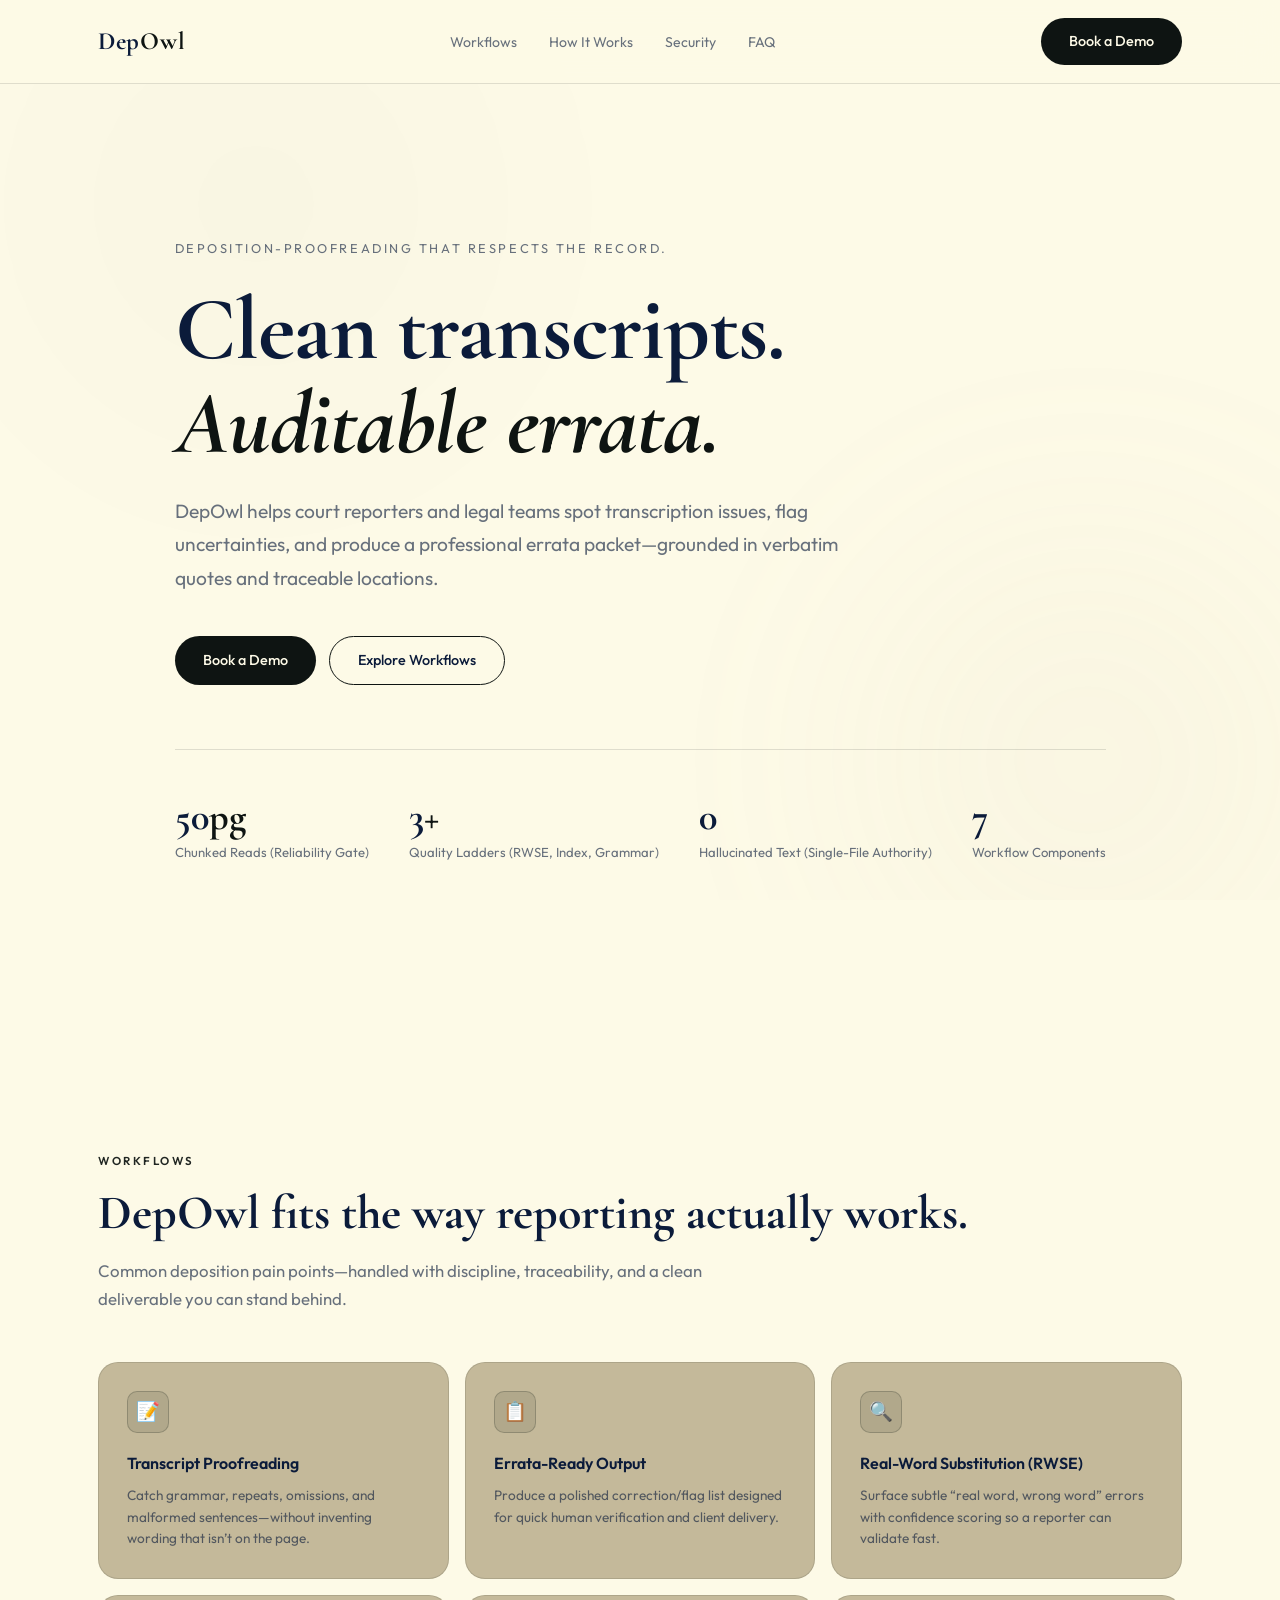
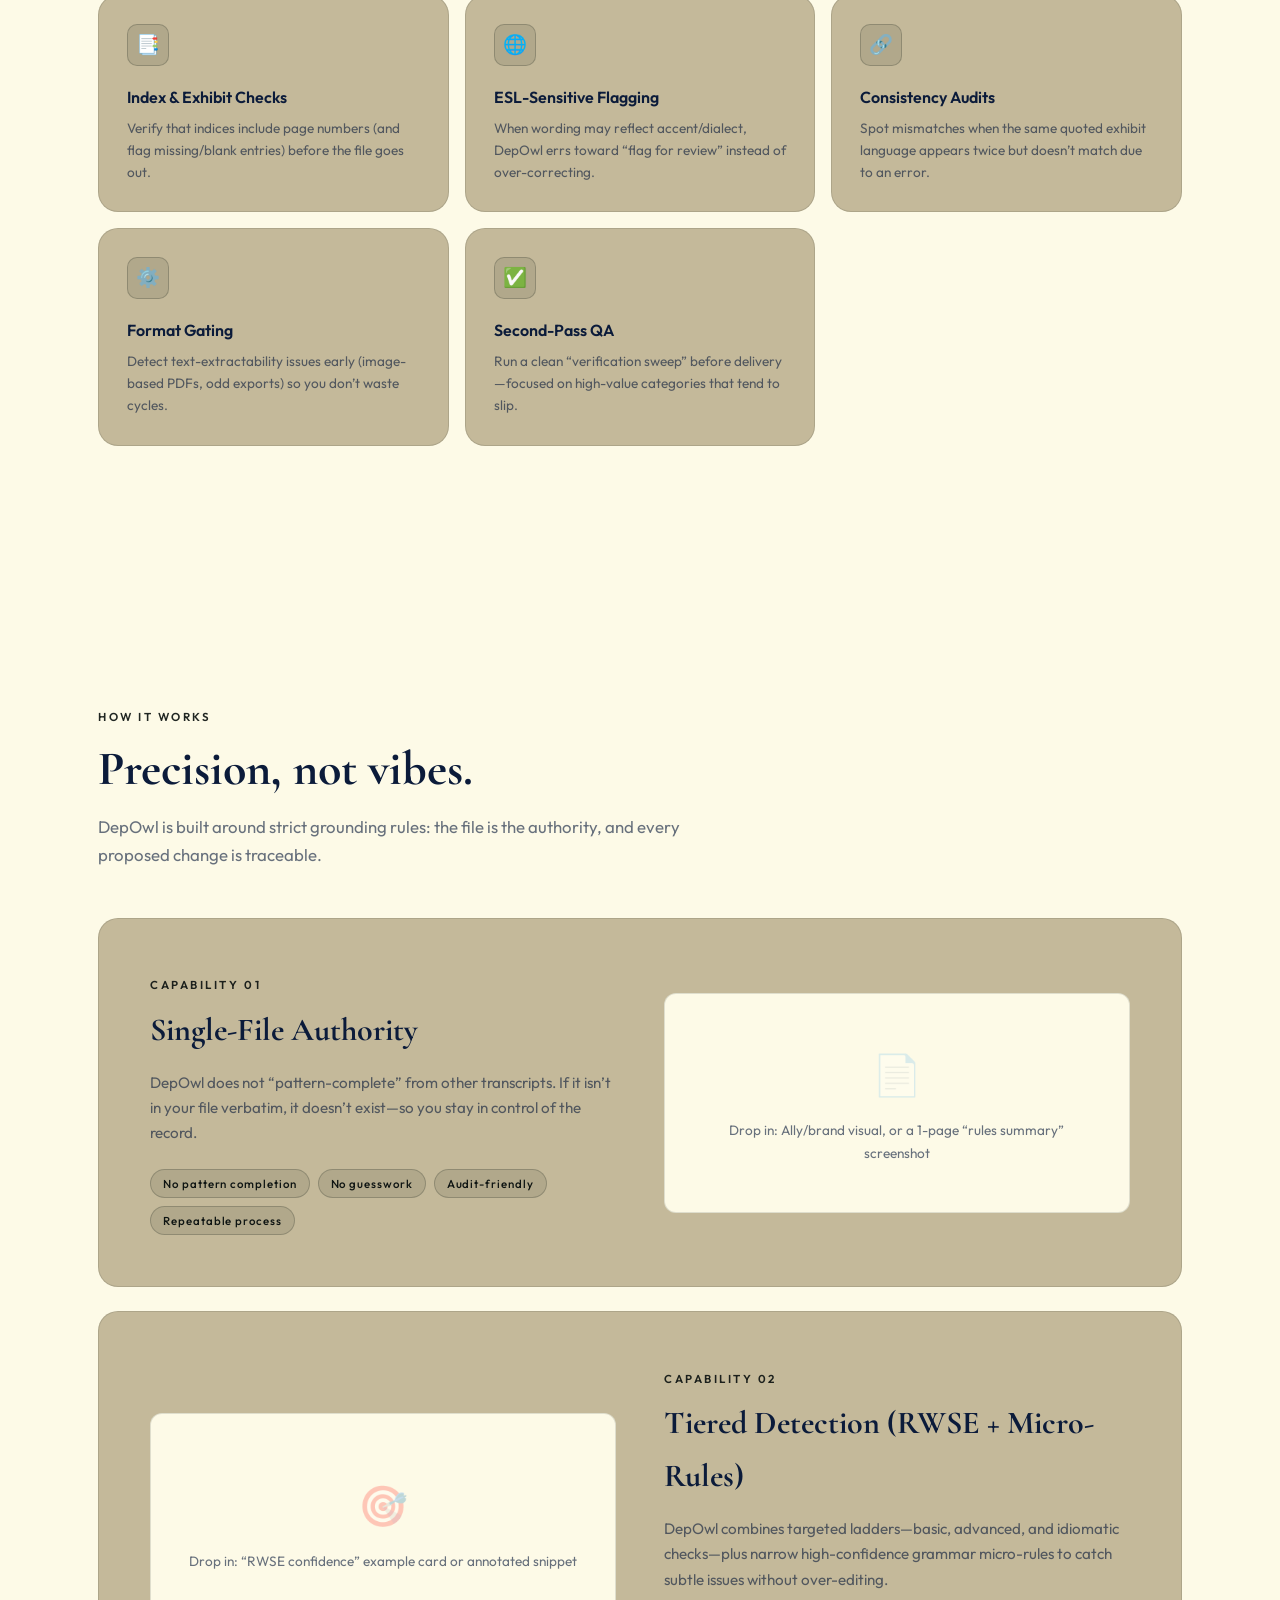
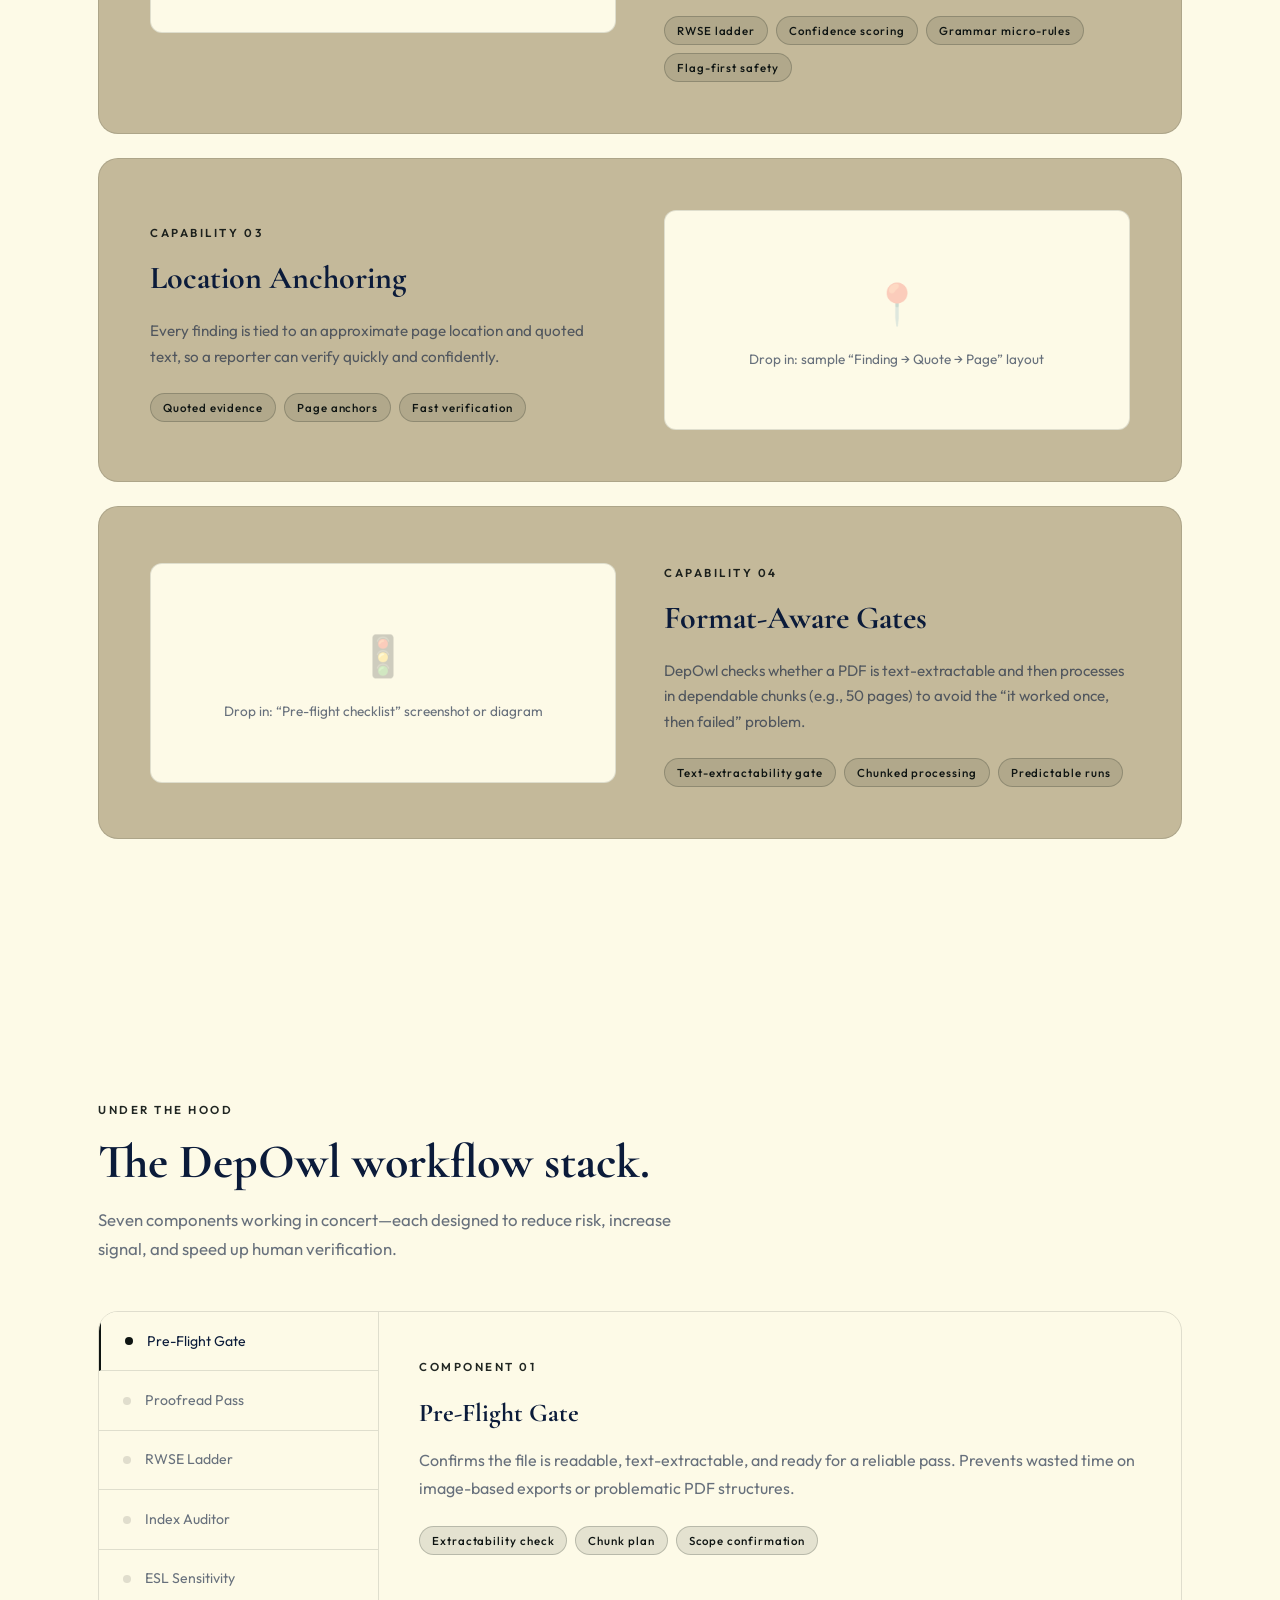
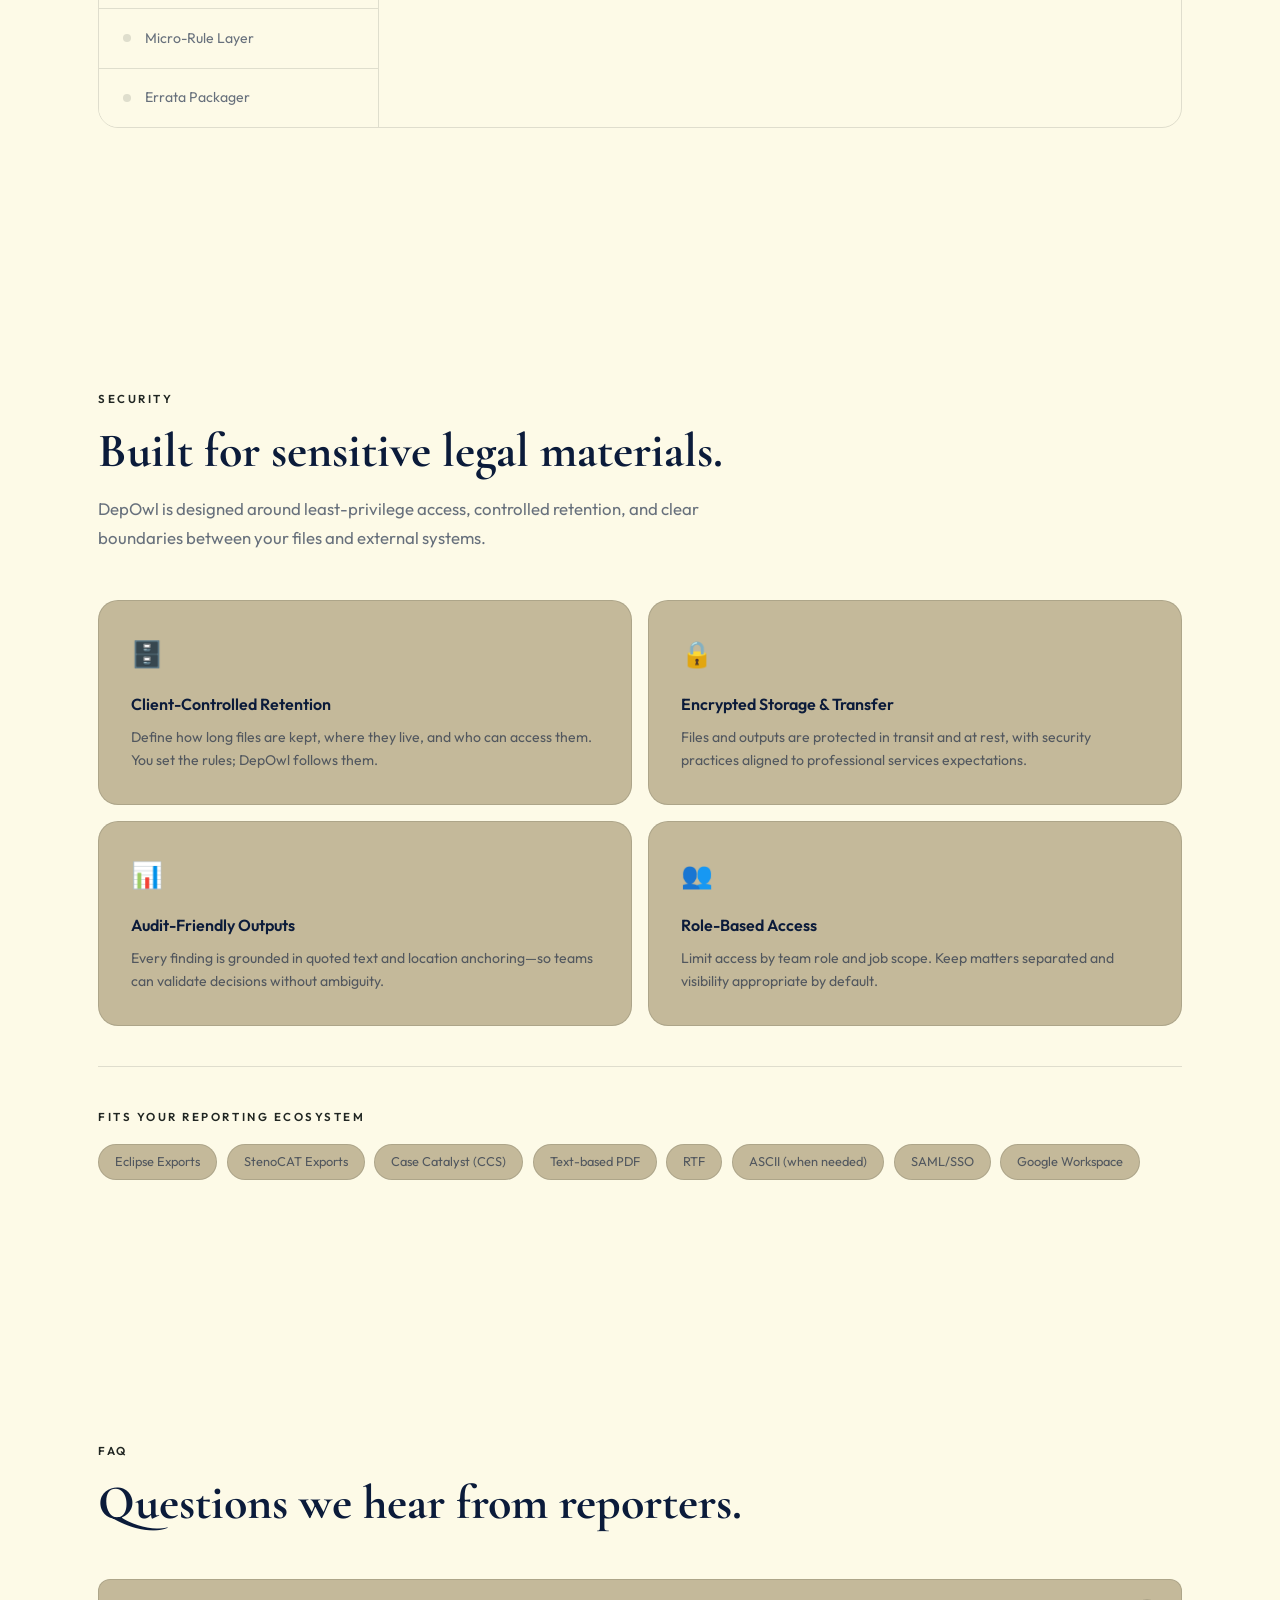
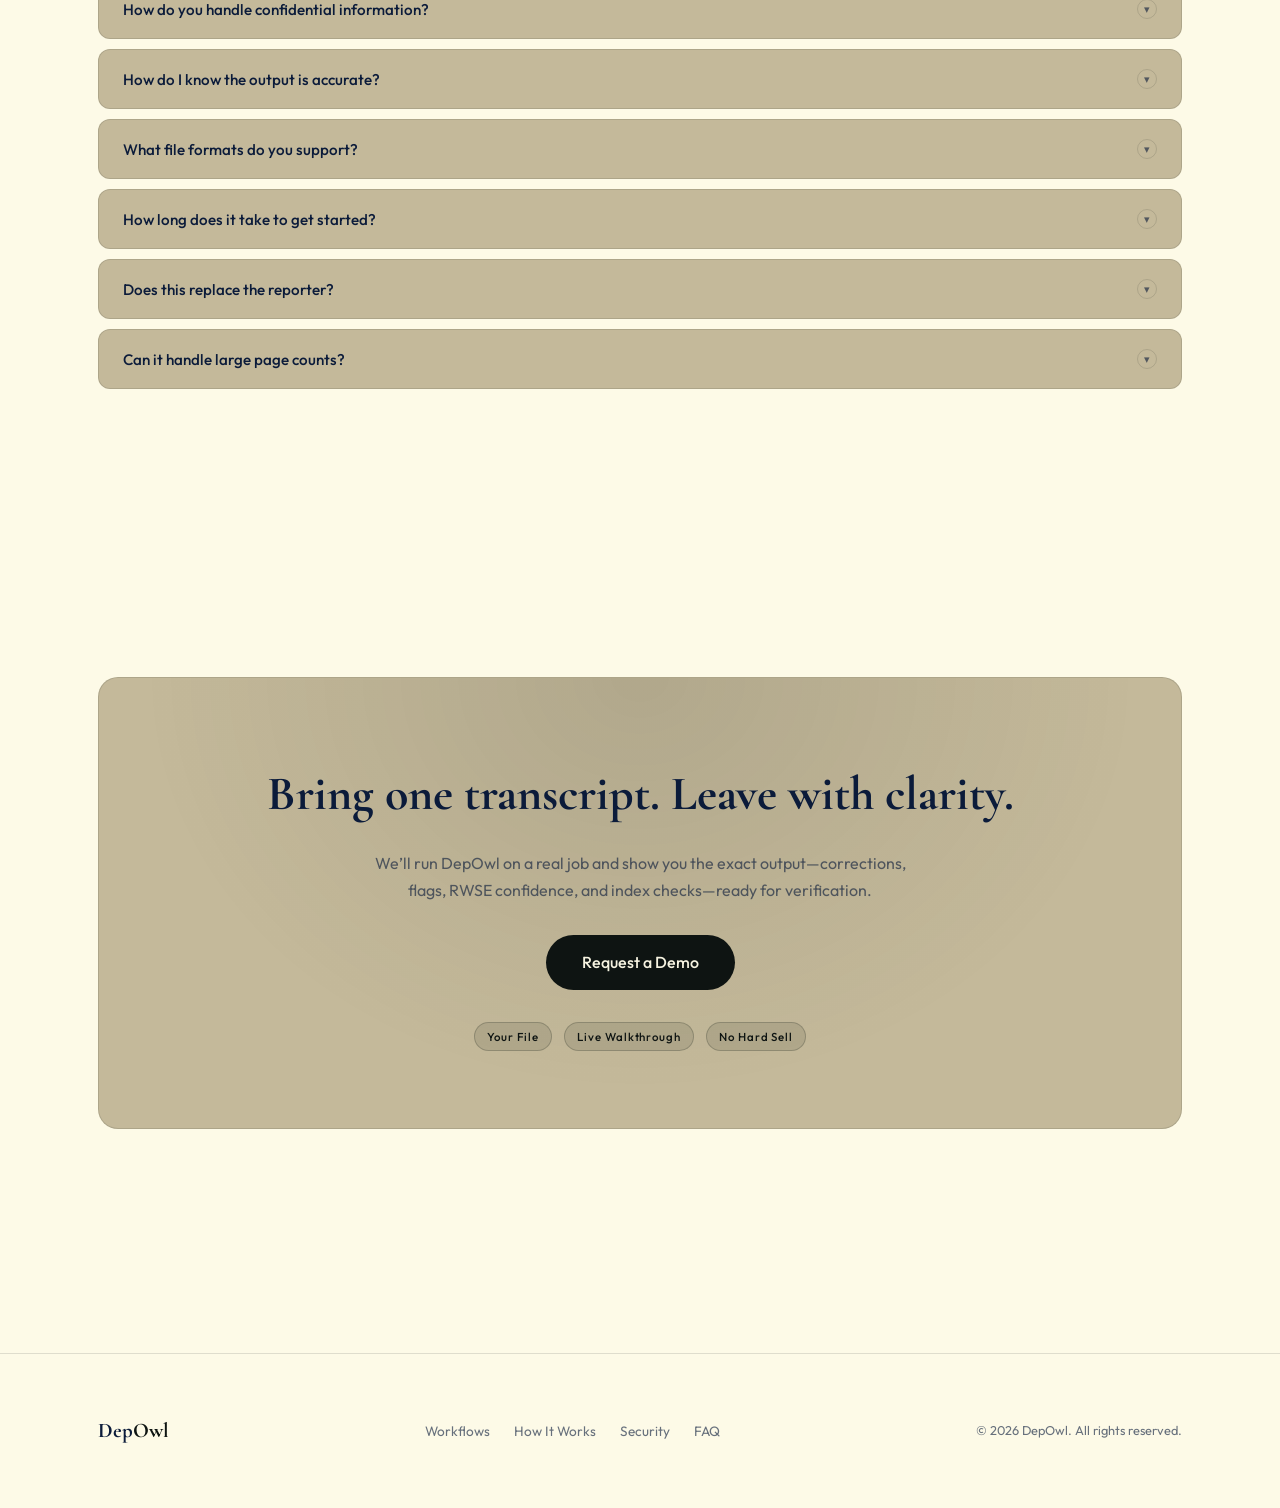
<file: index.html>
<!DOCTYPE html>
<html lang="en">
<head>
  <meta charset="UTF-8" />
  <meta name="viewport" content="width=device-width, initial-scale=1.0" />
  <title>DepOwl | Deposition Transcript Verification Engine</title>
  <link href="https://fonts.googleapis.com/css2?family=Cormorant+Garamond:wght@400;600;700&family=Outfit:wght@300;400;500;600&display=swap" rel="stylesheet" />
  <link rel="stylesheet" href="styles.css" />
</head>
<body>

  <!-- Background mesh -->
  <div class="mesh" aria-hidden="true"></div>

  <!-- ─────── HEADER ─────── -->
  <header>
    <div class="container">
      <nav>
        <a href="#" class="logo">
          Dep<span>Owl</span>
        </a>
        <ul class="nav-links">
          <li><a href="#use-cases">Workflows</a></li>
          <li><a href="#platform">How It Works</a></li>
          <li><a href="#security">Security</a></li>
          <li><a href="#faq">FAQ</a></li>
        </ul>
        <a href="#contact" class="btn btn-primary nav-cta">Book a Demo</a>
        <button class="hamburger" id="hamburger" aria-label="Toggle menu">
          <span></span><span></span><span></span>
        </button>
      </nav>
    </div>
    <div class="mobile-menu" id="mobile-menu">
      <a href="#use-cases">Workflows</a>
      <a href="#platform">How It Works</a>
      <a href="#security">Security</a>
      <a href="#faq">FAQ</a>
      <a href="#contact" class="btn btn-primary">Book a Demo</a>
    </div>
  </header>

  <!-- ─────── HERO ─────── -->
  <section class="hero section">
    <div class="container">
      <p class="hero-eyebrow">
        Deposition-proofreading that respects the record.
      </p>
      <h1>
        Clean transcripts.<br /><em>Auditable errata.</em>
      </h1>
      <p class="hero-sub">
        DepOwl helps court reporters and legal teams spot transcription issues, flag uncertainties, and produce a professional errata packet&mdash;grounded in verbatim quotes and traceable locations.
      </p>
      <div class="hero-cta">
        <a href="#contact" class="btn btn-primary">Book a Demo</a>
        <a href="#use-cases" class="btn btn-ghost">Explore Workflows</a>
      </div>

      <div class="hero-stats">
        <div class="stat-item">
          <div class="stat-number">50<span>pg</span></div>
          <div class="stat-label">Chunked Reads (Reliability Gate)</div>
        </div>
        <div class="stat-item">
          <div class="stat-number">3<span>+</span></div>
          <div class="stat-label">Quality Ladders (RWSE, Index, Grammar)</div>
        </div>
        <div class="stat-item">
          <div class="stat-number">0</div>
          <div class="stat-label">Hallucinated Text (Single-File Authority)</div>
        </div>
        <div class="stat-item">
          <div class="stat-number">7</div>
          <div class="stat-label">Workflow Components</div>
        </div>
      </div>
    </div>
  </section>

  <!-- ─────── USE CASES ─────── -->
  <section id="use-cases" class="section">
    <div class="container">
      <span class="section-label">Workflows</span>
      <h2 class="section-title">
        DepOwl fits the way reporting actually works.
      </h2>
      <p class="section-sub">
        Common deposition pain points&mdash;handled with discipline, traceability, and a clean deliverable you can stand behind.
      </p>

      <div class="cards-grid">
        <div class="card fade-in">
          <div class="card-icon">📝</div>
          <h3>Transcript Proofreading</h3>
          <p>Catch grammar, repeats, omissions, and malformed sentences&mdash;without inventing wording that isn&rsquo;t on the page.</p>
          <span class="card-arrow">→</span>
        </div>
        <div class="card fade-in">
          <div class="card-icon">📋</div>
          <h3>Errata-Ready Output</h3>
          <p>Produce a polished correction/flag list designed for quick human verification and client delivery.</p>
          <span class="card-arrow">→</span>
        </div>
        <div class="card fade-in">
          <div class="card-icon">🔍</div>
          <h3>Real-Word Substitution (RWSE)</h3>
          <p>Surface subtle &ldquo;real word, wrong word&rdquo; errors with confidence scoring so a reporter can validate fast.</p>
          <span class="card-arrow">→</span>
        </div>
        <div class="card fade-in">
          <div class="card-icon">📑</div>
          <h3>Index &amp; Exhibit Checks</h3>
          <p>Verify that indices include page numbers (and flag missing/blank entries) before the file goes out.</p>
          <span class="card-arrow">→</span>
        </div>
        <div class="card fade-in">
          <div class="card-icon">🌐</div>
          <h3>ESL-Sensitive Flagging</h3>
          <p>When wording may reflect accent/dialect, DepOwl errs toward &ldquo;flag for review&rdquo; instead of over-correcting.</p>
          <span class="card-arrow">→</span>
        </div>
        <div class="card fade-in">
          <div class="card-icon">🔗</div>
          <h3>Consistency Audits</h3>
          <p>Spot mismatches when the same quoted exhibit language appears twice but doesn&rsquo;t match due to an error.</p>
          <span class="card-arrow">→</span>
        </div>
        <div class="card fade-in">
          <div class="card-icon">⚙️</div>
          <h3>Format Gating</h3>
          <p>Detect text-extractability issues early (image-based PDFs, odd exports) so you don&rsquo;t waste cycles.</p>
          <span class="card-arrow">→</span>
        </div>
        <div class="card fade-in">
          <div class="card-icon">✅</div>
          <h3>Second-Pass QA</h3>
          <p>Run a clean &ldquo;verification sweep&rdquo; before delivery&mdash;focused on high-value categories that tend to slip.</p>
          <span class="card-arrow">→</span>
        </div>
      </div>
    </div>
  </section>

  <!-- ─────── PLATFORM ─────── -->
  <section id="platform" class="section">
    <div class="container">
      <span class="section-label">How It Works</span>
      <h2 class="section-title">
        Precision, not vibes.
      </h2>
      <p class="section-sub">
        DepOwl is built around strict grounding rules: the file is the authority, and every proposed change is traceable.
      </p>

      <div class="features-list">
        <div class="feature-block fade-in">
          <div class="feature-content">
            <span class="section-label">Capability 01</span>
            <h3>Single-File Authority</h3>
            <p>DepOwl does not &ldquo;pattern-complete&rdquo; from other transcripts. If it isn&rsquo;t in your file verbatim, it doesn&rsquo;t exist&mdash;so you stay in control of the record.</p>
            <div class="feature-tags">
              <span class="tag">No pattern completion</span>
              <span class="tag">No guesswork</span>
              <span class="tag">Audit-friendly</span>
              <span class="tag">Repeatable process</span>
            </div>
          </div>
          <div class="feature-visual">
            <div class="placeholder-icon">📄</div>
            <span>Drop in: Ally/brand visual, or a 1-page &ldquo;rules summary&rdquo; screenshot</span>
          </div>
        </div>

        <div class="feature-block reverse fade-in">
          <div class="feature-content">
            <span class="section-label">Capability 02</span>
            <h3>Tiered Detection (RWSE + Micro-Rules)</h3>
            <p>DepOwl combines targeted ladders&mdash;basic, advanced, and idiomatic checks&mdash;plus narrow high-confidence grammar micro-rules to catch subtle issues without over-editing.</p>
            <div class="feature-tags">
              <span class="tag">RWSE ladder</span>
              <span class="tag">Confidence scoring</span>
              <span class="tag">Grammar micro-rules</span>
              <span class="tag">Flag-first safety</span>
            </div>
          </div>
          <div class="feature-visual">
            <div class="placeholder-icon">🎯</div>
            <span>Drop in: &ldquo;RWSE confidence&rdquo; example card or annotated snippet</span>
          </div>
        </div>

        <div class="feature-block fade-in">
          <div class="feature-content">
            <span class="section-label">Capability 03</span>
            <h3>Location Anchoring</h3>
            <p>Every finding is tied to an approximate page location and quoted text, so a reporter can verify quickly and confidently.</p>
            <div class="feature-tags">
              <span class="tag">Quoted evidence</span>
              <span class="tag">Page anchors</span>
              <span class="tag">Fast verification</span>
            </div>
          </div>
          <div class="feature-visual">
            <div class="placeholder-icon">📍</div>
            <span>Drop in: sample &ldquo;Finding → Quote → Page&rdquo; layout</span>
          </div>
        </div>

        <div class="feature-block reverse fade-in">
          <div class="feature-content">
            <span class="section-label">Capability 04</span>
            <h3>Format-Aware Gates</h3>
            <p>DepOwl checks whether a PDF is text-extractable and then processes in dependable chunks (e.g., 50 pages) to avoid the &ldquo;it worked once, then failed&rdquo; problem.</p>
            <div class="feature-tags">
              <span class="tag">Text-extractability gate</span>
              <span class="tag">Chunked processing</span>
              <span class="tag">Predictable runs</span>
            </div>
          </div>
          <div class="feature-visual">
            <div class="placeholder-icon">🚦</div>
            <span>Drop in: &ldquo;Pre-flight checklist&rdquo; screenshot or diagram</span>
          </div>
        </div>
      </div>
    </div>
  </section>

  <!-- ─────── AGENTS / ROLES (tabbed) ─────── -->
  <section id="agents" class="section">
    <div class="container">
      <span class="section-label">Under the Hood</span>
      <h2 class="section-title">
        The DepOwl workflow stack.
      </h2>
      <p class="section-sub">
        Seven components working in concert&mdash;each designed to reduce risk, increase signal, and speed up human verification.
      </p>

      <div class="agents-wrap">
        <div class="agents-tabs" id="agents-tabs">
          <div class="agent-tab active" data-tab="0"><div class="agent-tab-dot"></div>Pre-Flight Gate</div>
          <div class="agent-tab" data-tab="1"><div class="agent-tab-dot"></div>Proofread Pass</div>
          <div class="agent-tab" data-tab="2"><div class="agent-tab-dot"></div>RWSE Ladder</div>
          <div class="agent-tab" data-tab="3"><div class="agent-tab-dot"></div>Index Auditor</div>
          <div class="agent-tab" data-tab="4"><div class="agent-tab-dot"></div>ESL Sensitivity</div>
          <div class="agent-tab" data-tab="5"><div class="agent-tab-dot"></div>Micro-Rule Layer</div>
          <div class="agent-tab" data-tab="6"><div class="agent-tab-dot"></div>Errata Packager</div>
        </div>
        <div class="agent-details">
          <div class="agent-detail active">
            <span class="section-label">Component 01</span>
            <h3>Pre-Flight Gate</h3>
            <p>Confirms the file is readable, text-extractable, and ready for a reliable pass. Prevents wasted time on image-based exports or problematic PDF structures.</p>
            <div style="display:flex;flex-wrap:wrap;gap:.5rem;">
              <span class="tag">Extractability check</span>
              <span class="tag">Chunk plan</span>
              <span class="tag">Scope confirmation</span>
            </div>
          </div>
          <div class="agent-detail">
            <span class="section-label">Component 02</span>
            <h3>Primary Proofread Pass</h3>
            <p>Surfaces corrections and flags using strict grounding: quote what&rsquo;s wrong, propose what to change, and keep a clean separation between &ldquo;fix&rdquo; and &ldquo;verify.&rdquo;</p>
            <div style="display:flex;flex-wrap:wrap;gap:.5rem;">
              <span class="tag">Verbatim evidence</span>
              <span class="tag">Flag-first safety</span>
            </div>
          </div>
          <div class="agent-detail">
            <span class="section-label">Component 03</span>
            <h3>RWSE Detection Ladder</h3>
            <p>Targets &ldquo;real word, wrong word&rdquo; substitutions&mdash;from obvious to idiomatic&mdash;then assigns confidence to help a reporter prioritize review.</p>
            <div style="display:flex;flex-wrap:wrap;gap:.5rem;">
              <span class="tag">Basic / Advanced / Idiomatic</span>
              <span class="tag">Confidence scoring</span>
              <span class="tag">High-signal flags</span>
            </div>
          </div>
          <div class="agent-detail">
            <span class="section-label">Component 04</span>
            <h3>Index &amp; Exhibit Auditor</h3>
            <p>Checks indices for missing page numbers and flags blank entries&mdash;especially the Exhibit Index&mdash;so delivery is complete and professional.</p>
            <div style="display:flex;flex-wrap:wrap;gap:.5rem;">
              <span class="tag">Index page numbers</span>
              <span class="tag">Exhibit index checks</span>
            </div>
          </div>
          <div class="agent-detail">
            <span class="section-label">Component 05</span>
            <h3>ESL Sensitivity Module</h3>
            <p>When language may reflect dialect, accent, or ESL phrasing, DepOwl conservatively flags for confirmation rather than &ldquo;correcting&rdquo; into something untrue.</p>
            <div style="display:flex;flex-wrap:wrap;gap:.5rem;">
              <span class="tag">Protects meaning</span>
              <span class="tag">Reduces over-editing</span>
            </div>
          </div>
          <div class="agent-detail">
            <span class="section-label">Component 06</span>
            <h3>Precision Grammar Micro-Rule Layer</h3>
            <p>Narrow, high-confidence micro-rules catch subtle but important grammar slips (without attempting full punctuation rewrites).</p>
            <div style="display:flex;flex-wrap:wrap;gap:.5rem;">
              <span class="tag">High-confidence only</span>
              <span class="tag">Minimal disruption</span>
            </div>
          </div>
          <div class="agent-detail">
            <span class="section-label">Component 07</span>
            <h3>Errata &amp; Deliverables Packager</h3>
            <p>Organizes findings into a clean, client-ready set: corrections, flags, and specialty categories&mdash;designed for quick review and easy communication.</p>
            <div style="display:flex;flex-wrap:wrap;gap:.5rem;">
              <span class="tag">Corrections vs Flags</span>
              <span class="tag">Reporter-friendly</span>
            </div>
          </div>
        </div>
      </div>
    </div>
  </section>

  <!-- ─────── SECURITY ─────── -->
  <section id="security" class="section">
    <div class="container">
      <span class="section-label">Security</span>
      <h2 class="section-title">
        Built for sensitive legal materials.
      </h2>
      <p class="section-sub">
        DepOwl is designed around least-privilege access, controlled retention, and clear boundaries between your files and external systems.
      </p>

      <div class="security-grid">
        <div class="security-card fade-in">
          <div class="security-card-icon">🗄️</div>
          <h4>Client-Controlled Retention</h4>
          <p>Define how long files are kept, where they live, and who can access them. You set the rules; DepOwl follows them.</p>
        </div>
        <div class="security-card fade-in">
          <div class="security-card-icon">🔒</div>
          <h4>Encrypted Storage &amp; Transfer</h4>
          <p>Files and outputs are protected in transit and at rest, with security practices aligned to professional services expectations.</p>
        </div>
        <div class="security-card fade-in">
          <div class="security-card-icon">📊</div>
          <h4>Audit-Friendly Outputs</h4>
          <p>Every finding is grounded in quoted text and location anchoring&mdash;so teams can validate decisions without ambiguity.</p>
        </div>
        <div class="security-card fade-in">
          <div class="security-card-icon">👥</div>
          <h4>Role-Based Access</h4>
          <p>Limit access by team role and job scope. Keep matters separated and visibility appropriate by default.</p>
        </div>
      </div>

      <div class="integrations-row">
        <span class="section-label" style="width:100%;margin-bottom:.5rem;">Fits Your Reporting Ecosystem</span>
        <span class="integration-badge">Eclipse Exports</span>
        <span class="integration-badge">StenoCAT Exports</span>
        <span class="integration-badge">Case Catalyst (CCS)</span>
        <span class="integration-badge">Text-based PDF</span>
        <span class="integration-badge">RTF</span>
        <span class="integration-badge">ASCII (when needed)</span>
        <span class="integration-badge">SAML/SSO</span>
        <span class="integration-badge">Google Workspace</span>
      </div>
    </div>
  </section>

  <!-- ─────── FAQ ─────── -->
  <section id="faq" class="section">
    <div class="container">
      <span class="section-label">FAQ</span>
      <h2 class="section-title">
        Questions we hear from reporters.
      </h2>

      <div class="faq-list" id="faq-list">
        <div class="faq-item">
          <button class="faq-question">
            How do you handle confidential information?
            <span class="faq-chevron">▾</span>
          </button>
          <div class="faq-answer">
            <div class="faq-answer-inner">
              DepOwl is built around controlled retention and least-privilege access. You decide where files live, who can access them, and how long they&rsquo;re retained. We keep processing disciplined and scoped to the job file.
            </div>
          </div>
        </div>
        <div class="faq-item">
          <button class="faq-question">
            How do I know the output is accurate?
            <span class="faq-chevron">▾</span>
          </button>
          <div class="faq-answer">
            <div class="faq-answer-inner">
              DepOwl separates &ldquo;corrections&rdquo; from &ldquo;flags,&rdquo; and grounds findings in verbatim quotes with location anchoring. When certainty is low, it flags instead of forcing a rewrite&mdash;so the reporter stays the authority.
            </div>
          </div>
        </div>
        <div class="faq-item">
          <button class="faq-question">
            What file formats do you support?
            <span class="faq-chevron">▾</span>
          </button>
          <div class="faq-answer">
            <div class="faq-answer-inner">
              DepOwl is optimized for text-based PDFs. It can also support RTF and structured text exports depending on the workflow. If a PDF is image-based, DepOwl flags it up front so you can choose OCR or an alternate export.
            </div>
          </div>
        </div>
        <div class="faq-item">
          <button class="faq-question">
            How long does it take to get started?
            <span class="faq-chevron">▾</span>
          </button>
          <div class="faq-answer">
            <div class="faq-answer-inner">
              Fast. Bring one real transcript and we&rsquo;ll run a guided demo that mirrors your delivery process. From there, onboarding is mainly about file intake preferences and output formatting.
            </div>
          </div>
        </div>
        <div class="faq-item">
          <button class="faq-question">
            Does this replace the reporter?
            <span class="faq-chevron">▾</span>
          </button>
          <div class="faq-answer">
            <div class="faq-answer-inner">
              No&mdash;DepOwl is designed to make the reporter faster and more confident. It surfaces high-signal issues, assigns priorities, and packages the output so the human verifier can approve quickly.
            </div>
          </div>
        </div>
        <div class="faq-item">
          <button class="faq-question">
            Can it handle large page counts?
            <span class="faq-chevron">▾</span>
          </button>
          <div class="faq-answer">
            <div class="faq-answer-inner">
              Yes. DepOwl processes in dependable chunks (often 50 pages) to keep runs predictable and reduce format-related failures&mdash;especially on long transcripts.
            </div>
          </div>
        </div>
      </div>
    </div>
  </section>

  <!-- ─────── CTA BANNER ─────── -->
  <section id="contact" class="section">
    <div class="container">
      <div class="cta-banner">
        <h2>
          Bring one transcript. Leave with clarity.
        </h2>
        <p>
          We&rsquo;ll run DepOwl on a real job and show you the exact output&mdash;corrections, flags, RWSE confidence, and index checks&mdash;ready for verification.
        </p>
        <a href="mailto:hello@depowl.com" class="btn btn-primary" style="font-size:1rem;padding:.9rem 2.25rem;">
          Request a Demo
        </a>
        <div class="cta-features">
          <span class="tag">Your File</span>
          <span class="tag">Live Walkthrough</span>
          <span class="tag">No Hard Sell</span>
        </div>
      </div>
    </div>
  </section>

  <!-- ─────── FOOTER ─────── -->
  <footer>
    <div class="container">
      <div class="footer-inner">
        <a href="#" class="footer-logo">
          Dep<span>Owl</span>
        </a>
        <nav class="footer-links">
          <a href="#use-cases">Workflows</a>
          <a href="#platform">How It Works</a>
          <a href="#security">Security</a>
          <a href="#faq">FAQ</a>
        </nav>
        <p class="footer-copy">
          &copy; 2026 DepOwl. All rights reserved.
        </p>
      </div>
    </div>
  </footer>

  <script src="main.js"></script>
</body>
</html>
</file>
<file: styles.css>
/* ════════════════════════════════════════════════
   DESIGN TOKENS — edit these to rebrand instantly
════════════════════════════════════════════════ */
:root {
  /* Cliff-inspired palette — cream, navy, sage (cliffhandles.it) */
  --bg:          #fdfae7;
  --bg-card:     #c4b99a;
  --bg-raised:   #fdfae7;
  --border:      rgba(14, 20, 18, .12);

  --accent:      #0E1412;
  --accent-dim:  rgba(14, 20, 18, .1);
  --accent-glow: rgba(14, 20, 18, .22);

  --text-1:      #0B1B3A;
  --text-2:      rgba(11, 27, 58, .62);
  --text-3:      rgba(11, 27, 58, .38);

  --ff-display: 'Cormorant Garamond', Georgia, serif;
  --ff-body:    'Outfit', sans-serif;

  --radius:  12px;
  --radius-lg: 20px;
  --ease:    cubic-bezier(.4,0,.2,1);
  --shadow:  0 24px 80px rgba(14, 20, 18, .12);
}

/* ════════════════════════════════════════════════
   RESET
════════════════════════════════════════════════ */
*, *::before, *::after { box-sizing: border-box; margin: 0; padding: 0; }
html { scroll-behavior: smooth; }
body {
  font-family: var(--ff-body);
  background: var(--bg);
  color: var(--text-1);
  line-height: 1.65;
  overflow-x: hidden;
}
img { max-width: 100%; display: block; }
a { color: inherit; text-decoration: none; }
ul { list-style: none; }

/* ════════════════════════════════════════════════
   UTILITY
════════════════════════════════════════════════ */
.container {
  max-width: 1180px;
  margin-inline: auto;
  padding-inline: clamp(1.25rem, 5vw, 3rem);
}
.section { padding-block: clamp(5rem, 10vw, 9rem); }
.section-label {
  display: inline-block;
  font-size: .72rem;
  letter-spacing: .22em;
  text-transform: uppercase;
  color: var(--accent);
  font-weight: 600;
  margin-bottom: 1rem;
  opacity: .92;
}
.section-title {
  font-family: var(--ff-display);
  font-size: clamp(2rem, 4vw, 3rem);
  font-weight: 700;
  line-height: 1.15;
  margin-bottom: 1rem;
}
.section-sub {
  color: var(--text-2);
  font-size: 1.05rem;
  max-width: 56ch;
  line-height: 1.7;
}
.btn {
  display: inline-flex;
  align-items: center;
  gap: .5rem;
  padding: .75rem 1.75rem;
  border-radius: 999px;
  font-family: var(--ff-body);
  font-size: .9rem;
  font-weight: 500;
  cursor: pointer;
  transition: all .2s var(--ease);
  border: none;
}
.btn-primary {
  background: var(--accent);
  color: #fdfae7;
}
.btn-primary:hover {
  background: #121B17;
  transform: translateY(-1px);
  box-shadow: 0 8px 30px var(--accent-glow);
}
.btn-ghost {
  background: transparent;
  color: var(--text-1);
  border: 1px solid var(--accent);
}
.btn-ghost:hover {
  border-color: rgba(14, 20, 18, .45);
  background: rgba(14, 20, 18, .04);
}
.tag {
  display: inline-block;
  font-size: .72rem;
  font-weight: 500;
  letter-spacing: .08em;
  padding: .25rem .75rem;
  border-radius: 999px;
  background: var(--accent-dim);
  color: var(--accent);
  border: 1px solid rgba(14, 20, 18, .2);
}

/* ════════════════════════════════════════════════
   ANIMATED BG MESH
════════════════════════════════════════════════ */
.mesh {
  position: fixed;
  inset: 0;
  z-index: -1;
  overflow: hidden;
  pointer-events: none;
}
.mesh::before, .mesh::after {
  content: '';
  position: absolute;
  border-radius: 50%;
  filter: blur(120px);
  opacity: .18;
  animation: drift 18s ease-in-out infinite alternate;
}
.mesh::before {
  width: 60vw; height: 60vw;
  background: radial-gradient(circle, rgba(14, 20, 18, .14), transparent 70%);
  top: -20%; left: -10%;
}
.mesh::after {
  width: 50vw; height: 50vw;
  background: radial-gradient(circle, rgba(196, 185, 154, .55), transparent 70%);
  bottom: -20%; right: -10%;
  animation-delay: -9s;
  animation-duration: 22s;
}
@keyframes drift {
  from { transform: translate(0, 0) scale(1); }
  to   { transform: translate(4vw, 3vh) scale(1.08); }
}

/* ════════════════════════════════════════════════
   HEADER / NAV
════════════════════════════════════════════════ */
header {
  position: sticky;
  top: 0;
  z-index: 200;
  background: rgba(253, 250, 231, .92);
  backdrop-filter: blur(18px);
  -webkit-backdrop-filter: blur(18px);
  border-bottom: 1px solid var(--border);
}
nav {
  display: flex;
  align-items: center;
  justify-content: space-between;
  gap: 1rem;
  padding-block: 1.1rem;
}
.logo {
  font-family: var(--ff-display);
  font-size: 1.55rem;
  font-weight: 700;
  color: var(--text-1);
  letter-spacing: .03em;
}
.logo span { color: var(--accent); }

.nav-links {
  display: flex;
  align-items: center;
  gap: 2rem;
}
.nav-links a {
  font-size: .88rem;
  color: var(--text-2);
  font-weight: 400;
  transition: color .15s;
}
.nav-links a:hover { color: var(--text-1); }

/* Hamburger (mobile) */
.hamburger {
  display: none;
  flex-direction: column;
  gap: 5px;
  cursor: pointer;
  padding: .25rem;
  background: none;
  border: none;
}
.hamburger span {
  display: block;
  width: 22px; height: 2px;
  background: var(--text-1);
  border-radius: 2px;
  transition: all .3s var(--ease);
}
.hamburger.open span:nth-child(1) { transform: translateY(7px) rotate(45deg); }
.hamburger.open span:nth-child(2) { opacity: 0; }
.hamburger.open span:nth-child(3) { transform: translateY(-7px) rotate(-45deg); }

/* Mobile menu */
.mobile-menu {
  display: none;
  flex-direction: column;
  gap: 0;
  background: var(--bg-card);
  border-bottom: 1px solid var(--border);
}
.mobile-menu.open { display: flex; }
.mobile-menu a {
  padding: 1rem 1.5rem;
  font-size: .95rem;
  color: var(--text-2);
  border-bottom: 1px solid var(--border);
  transition: color .15s, background .15s;
}
.mobile-menu a:hover { color: var(--text-1); background: var(--bg-raised); }
.mobile-menu .btn { margin: 1rem 1.5rem; width: fit-content; }

@media (max-width: 768px) {
  .nav-links, .nav-cta { display: none; }
  .hamburger { display: flex; }
}

/* ════════════════════════════════════════════════
   HERO
════════════════════════════════════════════════ */
.hero {
  min-height: 92vh;
  display: flex;
  flex-direction: column;
  justify-content: center;
  padding-block: clamp(5rem, 12vw, 10rem);
  position: relative;
}
.hero-eyebrow {
  font-size: .8rem;
  letter-spacing: .2em;
  text-transform: uppercase;
  color: var(--text-2);
  margin-bottom: 1.5rem;
}
.hero h1 {
  font-family: var(--ff-display);
  font-size: clamp(3rem, 7vw, 6rem);
  font-weight: 700;
  line-height: 1.05;
  letter-spacing: -.01em;
  margin-bottom: 1.5rem;
  max-width: 15ch;
}
.hero h1 em {
  font-style: italic;
  color: var(--accent);
}
.hero-sub {
  font-size: clamp(1rem, 2vw, 1.2rem);
  color: var(--text-2);
  max-width: 52ch;
  line-height: 1.75;
  margin-bottom: 2.5rem;
}
.hero-cta {
  display: flex;
  flex-wrap: wrap;
  gap: .85rem;
  margin-bottom: 4rem;
}

/* Stats row */
.hero-stats {
  display: flex;
  flex-wrap: wrap;
  gap: 2.5rem;
  padding-top: 3rem;
  border-top: 1px solid var(--border);
}
.stat-item {}
.stat-number {
  font-family: var(--ff-display);
  font-size: 2.4rem;
  font-weight: 700;
  color: var(--text-1);
  line-height: 1;
}
.stat-number span { color: var(--accent); }
.stat-label {
  font-size: .82rem;
  color: var(--text-2);
  margin-top: .35rem;
}

/* ════════════════════════════════════════════════
   USE CASES — CARD GRID
════════════════════════════════════════════════ */
.cards-grid {
  display: grid;
  grid-template-columns: repeat(auto-fill, minmax(260px, 1fr));
  gap: 1rem;
  margin-top: 3rem;
}
.card {
  background: var(--bg-card);
  border: 1px solid var(--border);
  border-radius: var(--radius-lg);
  padding: 1.75rem;
  cursor: pointer;
  transition: background .2s var(--ease), border-color .2s var(--ease), transform .2s var(--ease), box-shadow .2s var(--ease);
  position: relative;
  overflow: hidden;
}
.card::before {
  content: '';
  position: absolute;
  inset: 0;
  background: linear-gradient(135deg, var(--accent-dim), transparent 60%);
  opacity: 0;
  transition: opacity .3s var(--ease);
}
.card:hover {
  background: #b8ad8e;
  border-color: rgba(14, 20, 18, .28);
  transform: translateY(-3px);
  box-shadow: 0 16px 50px rgba(14, 20, 18, .12);
}
.card:hover::before { opacity: 1; }
.card-icon {
  width: 42px; height: 42px;
  border-radius: 10px;
  background: var(--accent-dim);
  border: 1px solid rgba(14, 20, 18, .2);
  display: grid;
  place-items: center;
  font-size: 1.2rem;
  margin-bottom: 1.1rem;
}
.card h3 {
  font-size: 1rem;
  font-weight: 600;
  margin-bottom: .5rem;
}
.card p {
  font-size: .85rem;
  color: var(--text-2);
  line-height: 1.6;
}
.card-arrow {
  position: absolute;
  bottom: 1.5rem;
  right: 1.5rem;
  color: var(--accent);
  opacity: 0;
  transform: translateX(-6px);
  transition: all .25s var(--ease);
}
.card:hover .card-arrow {
  opacity: 1;
  transform: translateX(0);
}

/* ════════════════════════════════════════════════
   PLATFORM — 4 FEATURE BLOCKS
════════════════════════════════════════════════ */
.features-list {
  display: grid;
  gap: 1.5rem;
  margin-top: 3rem;
}
.feature-block {
  display: grid;
  grid-template-columns: 1fr 1fr;
  gap: 3rem;
  align-items: center;
  background: var(--bg-card);
  border: 1px solid var(--border);
  border-radius: var(--radius-lg);
  padding: clamp(2rem, 4vw, 3.5rem);
  transition: border-color .2s;
}
.feature-block:hover { border-color: rgba(14, 20, 18, .22); }
.feature-block.reverse { direction: rtl; }
.feature-block.reverse > * { direction: ltr; }
.feature-content {}
.feature-content .section-label { margin-bottom: .6rem; }
.feature-content h3 {
  font-family: var(--ff-display);
  font-size: clamp(1.5rem, 2.5vw, 2rem);
  font-weight: 700;
  margin-bottom: .85rem;
}
.feature-content p {
  color: var(--text-2);
  font-size: .95rem;
  margin-bottom: 1.5rem;
}
.feature-tags { display: flex; flex-wrap: wrap; gap: .5rem; }
.feature-visual {
  background: var(--bg-raised);
  border: 1px solid var(--border);
  border-radius: var(--radius);
  min-height: 220px;
  display: flex;
  flex-direction: column;
  align-items: center;
  justify-content: center;
  gap: .75rem;
  color: var(--text-2);
  font-size: .85rem;
  text-align: center;
  padding: 2rem;
}
.feature-visual .placeholder-icon {
  font-size: 2.5rem;
  opacity: .4;
}

@media (max-width: 820px) {
  .feature-block { grid-template-columns: 1fr; }
  .feature-block.reverse { direction: ltr; }
}

/* ════════════════════════════════════════════════
   AGENTS — TABBED LIST
════════════════════════════════════════════════ */
.agents-section { background: var(--bg-card); border-radius: var(--radius-lg); }
.agents-wrap {
  display: grid;
  grid-template-columns: 280px 1fr;
  gap: 0;
  border: 1px solid var(--border);
  border-radius: var(--radius-lg);
  overflow: hidden;
  margin-top: 3rem;
}
.agents-tabs {
  border-right: 1px solid var(--border);
  background: var(--bg);
}
.agent-tab {
  display: flex;
  align-items: center;
  gap: .85rem;
  padding: 1.1rem 1.5rem;
  cursor: pointer;
  border-bottom: 1px solid var(--border);
  transition: background .15s, color .15s;
  font-size: .88rem;
  color: var(--text-2);
}
.agent-tab:last-child { border-bottom: none; }
.agent-tab:hover { background: var(--bg-raised); color: var(--text-1); }
.agent-tab.active { background: var(--bg-raised); color: var(--text-1); border-left: 2px solid var(--accent); }
.agent-tab-dot {
  width: 8px; height: 8px;
  border-radius: 50%;
  background: var(--border);
  flex-shrink: 0;
  transition: background .15s;
}
.agent-tab.active .agent-tab-dot { background: var(--accent); }
.agent-detail {
  padding: 2.5rem;
  display: none;
}
.agent-detail.active { display: block; }
.agent-detail h3 {
  font-family: var(--ff-display);
  font-size: 1.6rem;
  font-weight: 700;
  margin-bottom: .75rem;
}
.agent-detail p {
  color: var(--text-2);
  line-height: 1.75;
  margin-bottom: 1.5rem;
}

@media (max-width: 680px) {
  .agents-wrap { grid-template-columns: 1fr; }
  .agents-tabs { border-right: none; border-bottom: 1px solid var(--border); display: flex; overflow-x: auto; }
  .agent-tab { border-bottom: none; border-right: 1px solid var(--border); white-space: nowrap; flex-shrink: 0; }
  .agent-tab:last-child { border-right: none; }
  .agent-tab.active { border-left: none; border-bottom: 2px solid var(--accent); }
}

/* ════════════════════════════════════════════════
   SECURITY — 2-COL GRID
════════════════════════════════════════════════ */
.security-grid {
  display: grid;
  grid-template-columns: 1fr 1fr;
  gap: 1rem;
  margin-top: 3rem;
}
.security-card {
  background: var(--bg-card);
  border: 1px solid var(--border);
  border-radius: var(--radius-lg);
  padding: 2rem;
  transition: border-color .2s;
}
.security-card:hover { border-color: rgba(14, 20, 18, .22); }
.security-card-icon {
  font-size: 1.6rem;
  margin-bottom: 1rem;
}
.security-card h4 {
  font-size: 1rem;
  font-weight: 600;
  margin-bottom: .5rem;
}
.security-card p {
  font-size: .88rem;
  color: var(--text-2);
  line-height: 1.65;
}
.integrations-row {
  display: flex;
  flex-wrap: wrap;
  gap: .6rem;
  margin-top: 2.5rem;
  padding-top: 2.5rem;
  border-top: 1px solid var(--border);
}
.integration-badge {
  padding: .4rem 1rem;
  border-radius: 999px;
  border: 1px solid var(--border);
  font-size: .8rem;
  color: var(--text-2);
  background: var(--bg-card);
  transition: border-color .15s, color .15s;
}
.integration-badge:hover { border-color: var(--accent); color: var(--text-1); }

@media (max-width: 600px) {
  .security-grid { grid-template-columns: 1fr; }
}

/* ════════════════════════════════════════════════
   FAQ — ACCORDION
════════════════════════════════════════════════ */
.faq-list {
  margin-top: 3rem;
  display: flex;
  flex-direction: column;
  gap: .6rem;
}
.faq-item {
  background: var(--bg-card);
  border: 1px solid var(--border);
  border-radius: var(--radius);
  overflow: hidden;
  transition: border-color .2s;
}
.faq-item.open { border-color: rgba(14, 20, 18, .28); }
.faq-question {
  width: 100%;
  display: flex;
  align-items: center;
  justify-content: space-between;
  gap: 1rem;
  padding: 1.2rem 1.5rem;
  background: none;
  border: none;
  color: var(--text-1);
  font-family: var(--ff-body);
  font-size: .95rem;
  font-weight: 500;
  cursor: pointer;
  text-align: left;
}
.faq-chevron {
  flex-shrink: 0;
  width: 20px; height: 20px;
  border-radius: 50%;
  border: 1px solid var(--border);
  display: grid;
  place-items: center;
  font-size: .7rem;
  transition: transform .25s var(--ease), background .15s, border-color .15s;
  color: var(--text-2);
}
.faq-item.open .faq-chevron {
  transform: rotate(180deg);
  background: var(--accent-dim);
  border-color: var(--accent);
  color: var(--accent);
}
.faq-answer {
  max-height: 0;
  overflow: hidden;
  transition: max-height .3s var(--ease);
}
.faq-answer-inner {
  padding: 0 1.5rem 1.3rem;
  font-size: .9rem;
  color: var(--text-2);
  line-height: 1.75;
}

/* ════════════════════════════════════════════════
   CTA BANNER
════════════════════════════════════════════════ */
.cta-banner {
  background: var(--bg-card);
  border: 1px solid var(--border);
  border-radius: var(--radius-lg);
  padding: clamp(3rem, 6vw, 5rem);
  text-align: center;
  position: relative;
  overflow: hidden;
  margin-top: 2rem;
}
.cta-banner::before {
  content: '';
  position: absolute;
  inset: 0;
  background: radial-gradient(ellipse at 50% 0%, var(--accent-dim) 0%, transparent 65%);
  pointer-events: none;
}
.cta-banner h2 {
  font-family: var(--ff-display);
  font-size: clamp(2rem, 4vw, 3rem);
  font-weight: 700;
  margin-bottom: 1rem;
  position: relative;
}
.cta-banner p {
  color: var(--text-2);
  max-width: 50ch;
  margin-inline: auto;
  margin-bottom: 2rem;
  font-size: 1rem;
  position: relative;
}
.cta-features {
  display: flex;
  flex-wrap: wrap;
  justify-content: center;
  gap: .75rem;
  margin-top: 2rem;
  position: relative;
}

/* ════════════════════════════════════════════════
   FOOTER
════════════════════════════════════════════════ */
footer {
  border-top: 1px solid var(--border);
  padding-block: 3rem;
  margin-top: 6rem;
}
.footer-inner {
  display: flex;
  flex-wrap: wrap;
  align-items: center;
  justify-content: space-between;
  gap: 1.5rem;
}
.footer-logo {
  font-family: var(--ff-display);
  font-size: 1.3rem;
  font-weight: 700;
}
.footer-logo span { color: var(--accent); }
.footer-links {
  display: flex;
  flex-wrap: wrap;
  gap: 1.5rem;
}
.footer-links a {
  font-size: .85rem;
  color: var(--text-2);
  transition: color .15s;
}
.footer-links a:hover { color: var(--text-1); }
.footer-copy {
  font-size: .8rem;
  color: var(--text-2);
}

/* ════════════════════════════════════════════════
   FADE-IN ANIMATION
════════════════════════════════════════════════ */
.fade-in {
  opacity: 0;
  transform: translateY(22px);
  transition: opacity .6s var(--ease), transform .6s var(--ease);
}
.fade-in.visible {
  opacity: 1;
  transform: none;
}
.fade-in:nth-child(2) { transition-delay: .1s; }
.fade-in:nth-child(3) { transition-delay: .2s; }
.fade-in:nth-child(4) { transition-delay: .3s; }
.fade-in:nth-child(5) { transition-delay: .4s; }
.fade-in:nth-child(6) { transition-delay: .5s; }
.fade-in:nth-child(7) { transition-delay: .6s; }
.fade-in:nth-child(8) { transition-delay: .7s; }
</file>
